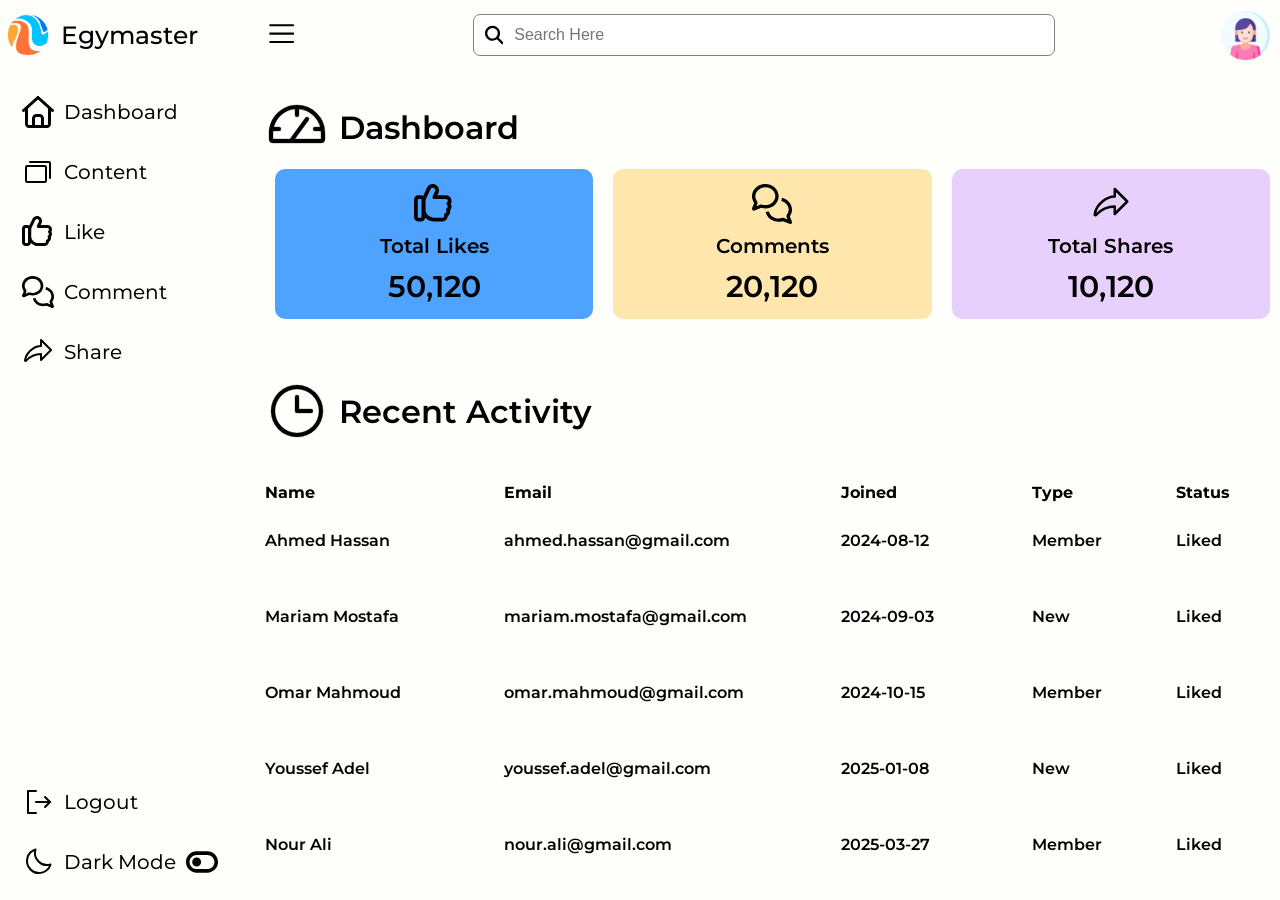
<file: index.html>
<!DOCTYPE html>
<html lang="en">
<head>
    <meta charset="UTF-8">
    <meta name="viewport" content="width=device-width, initial-scale=1.0">
    <title>Egymaster</title>
    <link rel="stylesheet" href="dash.css">
</head>

<body>

    <div class="myLayout">

        <aside class="mySide">

            <a class="myLogo" href="#link">
                <img src="assets/brand.png" alt="">
                <span class="sidebarText">Egymaster</span>
            </a>

            <nav>
                <ul id="main-links">
                    <li>
                        <a href="#link">
                            <svg class="myIcon" xmlns="http://www.w3.org/2000/svg" viewBox="0 0 512 512"> <path fill="currentColor" d="M240 6.1c9.1-8.2 22.9-8.2 32 0l232 208c9.9 8.8 10.7 24 1.8 33.9s-24 10.7-33.9 1.8l-8-7.2 0 205.3c0 35.3-28.7 64-64 64l-288 0c-35.3 0-64-28.7-64-64l0-205.3-8 7.2c-9.9 8.8-25 8-33.9-1.8s-8-25 1.8-33.9L240 6.1zm16 50.1L96 199.7 96 448c0 8.8 7.2 16 16 16l48 0 0-104c0-39.8 32.2-72 72-72l48 0c39.8 0 72 32.2 72 72l0 104 48 0c8.8 0 16-7.2 16-16l0-248.3-160-143.4zM208 464l96 0 0-104c0-13.3-10.7-24-24-24l-48 0c-13.3 0-24 10.7-24 24l0 104z"/></svg>
                            <span class="sidebarText">Dashboard</span>
                        </a>
                    </li>
                    <li>
                        <a href="#link">
                            <svg class="myIcon" xmlns="http://www.w3.org/2000/svg" viewBox="0 0 256 256"> <rect width="256" height="256" fill="none"/><rect x="32" y="80" width="160" height="128" rx="8" fill="none" stroke="currentColor" stroke-linecap="round" stroke-linejoin="round" stroke-width="16"/><path d="M64,48H216a8,8,0,0,1,8,8V176" fill="none" stroke="currentColor" stroke-linecap="round" stroke-linejoin="round" stroke-width="16"/></svg>
                            <span class="sidebarText">Content</span>
                        </a>
                    </li>
                    <li>
                        <a href="#link">
                            <svg class="myIcon" xmlns="http://www.w3.org/2000/svg" viewBox="0 0 512 512"> <path fill="currentColor" d="M171.5 38.8C192.3 4 236.5-10 274 7.6l7.2 3.8C316 32.3 330 76.5 312.4 114l0 0-14.1 30 109.7 0 7.4 .4c36.3 3.7 64.6 34.4 64.6 71.6 0 13.2-3.6 25.4-9.8 36 6.1 10.6 9.7 22.8 9.8 36 0 18.3-6.9 34.8-18 47.5 1.3 5.3 2 10.8 2 16.5 0 25.1-12.9 47-32.2 59.9-1.9 35.5-29.4 64.2-64.4 67.7l-7.4 .4-104.1 0c-18 0-35.9-3.4-52.6-9.9l-7.1-3-.7-.3-6.6-3.2-.7-.3-12.2-6.5c-12.3-6.5-23.3-14.7-32.9-24.1-4.1 26.9-27.3 47.4-55.3 47.4l-32 0c-30.9 0-56-25.1-56-56L0 200c0-30.9 25.1-56 56-56l32 0c10.8 0 20.9 3.1 29.5 8.5l50.1-106.5 .6-1.2 2.7-5 .6-.9zM56 192c-4.4 0-8 3.6-8 8l0 224c0 4.4 3.6 8 8 8l32 0c4.4 0 8-3.6 8-8l0-224c0-4.4-3.6-8-8-8l-32 0zM253.6 51c-14.8-6.9-32.3-1.6-40.7 12l-2.2 4-56.8 120.9c-3.5 7.5-5.5 15.5-6 23.7l-.1 4.2 0 112.9 .2 7.9c2.4 32.7 21.4 62.1 50.7 77.7l11.5 6.1 6.3 3.1c12.4 5.6 25.8 8.5 39.4 8.5l104.1 0 2.4-.1c12.1-1.2 21.6-11.5 21.6-23.9l-.2-2.6c-.1-.9-.2-1.7-.4-2.6-2.7-12.1 4.3-24.2 16-28 9.7-3.1 16.6-12.2 16.6-22.8 0-4.3-1.1-8.2-3.1-11.8-6.3-11.1-2.8-25.2 8-32 6.8-4.3 11.2-11.8 11.2-20.2 0-7.1-3.1-13.5-8.2-18-5.2-4.6-8.2-11.1-8.2-18s3-13.4 8.2-18c5.1-4.5 8.2-10.9 8.2-18l-.1-2.4c-1.1-11.3-10.1-20.3-21.4-21.4l-2.4-.1-147.5 0c-8.2 0-15.8-4.2-20.2-11.1-4.4-6.9-5-15.7-1.5-23.1L269 93.6c7-15 1.4-32.7-12.5-41L253.6 51z"/></svg>
                            <span class="sidebarText">Like</span>
                        </a>
                    </li>
                    <li>
                        <a href="#link">
                            <svg class="myIcon" xmlns="http://www.w3.org/2000/svg" viewBox="0 0 576 512"> <path fill="currentColor" d="M76.2 258.7c6.1-15.2 4-32.6-5.6-45.9-14.5-20.1-22.6-43.7-22.6-68.8 0-66.8 60.5-128 144-128s144 61.2 144 128-60.5 128-144 128c-15.9 0-31.1-2.3-45.3-6.5-10.3-3.1-21.4-2.5-31.4 1.5l-50.4 20.2 11.4-28.5zM0 144c0 35.8 11.6 69.1 31.7 96.8L1.9 315.2c-1.3 3.2-1.9 6.6-1.9 10 0 14.8 12 26.8 26.8 26.8 3.4 0 6.8-.7 10-1.9l96.3-38.5c18.6 5.5 38.4 8.4 58.9 8.4 106 0 192-78.8 192-176S298-32 192-32 0 46.8 0 144zM384 512c20.6 0 40.3-3 58.9-8.4l96.3 38.5c3.2 1.3 6.6 1.9 10 1.9 14.8 0 26.8-12 26.8-26.8 0-3.4-.7-6.8-1.9-10l-29.7-74.4c20-27.8 31.7-61.1 31.7-96.8 0-82.4-61.7-151.5-145-170.7-1.6 16.3-5.1 31.9-10.1 46.9 63.9 14.8 107.2 67.3 107.2 123.9 0 25.1-8.1 48.7-22.6 68.8-9.6 13.3-11.7 30.6-5.6 45.9l11.4 28.5-50.4-20.2c-10-4-21.1-4.5-31.4-1.5-14.2 4.2-29.4 6.5-45.3 6.5-72.2 0-127.1-45.7-140.7-101.2-15.6 3.2-31.7 5-48.1 5.2 16.4 81.9 94.7 144 188.8 144z"/></svg>
                            <span class="sidebarText">Comment</span>
                        </a>
                    </li>
                    <li>
                        <a href="#link">
                            <svg class="myIcon" xmlns="http://www.w3.org/2000/svg" viewBox="0 0 256 256"> <rect width="256" height="256" fill="none"/><path d="M30.93,198.72C47.39,181.19,90.6,144,152,144v48l80-80L152,32V80C99.2,80,31.51,130.45,24,195.54A4,4,0,0,0,30.93,198.72Z" fill="none" stroke="currentColor" stroke-linecap="round" stroke-linejoin="round" stroke-width="16"/></svg>
                            <span class="sidebarText">Share</span>
                        </a>
                    </li>
                </ul>
                            
                <ul id="bottom-links">
                    <li>
                        <a href="#link">
                            <svg class="myIcon" xmlns="http://www.w3.org/2000/svg" viewBox="0 0 256 256"><rect width="256" height="256" fill="none"/><polyline points="112 40 48 40 48 216 112 216" fill="none" stroke="currentColor" stroke-linecap="round" stroke-linejoin="round" stroke-width="16"/><line x1="112" y1="128" x2="224" y2="128" fill="none" stroke="currentColor" stroke-linecap="round" stroke-linejoin="round" stroke-width="16"/><polyline points="184 88 224 128 184 168" fill="none" stroke="currentColor" stroke-linecap="round" stroke-linejoin="round" stroke-width="16"/></svg>
                            <span class="sidebarText">Logout</span>
                        </a>
                    </li>
                    <li>
                        <a id="darkModeAnchor" href="#link">
                            <svg id="darkModeMoon" class="myIcon" xmlns="http://www.w3.org/2000/svg" viewBox="0 0 256 256"><rect width="256" height="256" fill="none"/><path d="M108.11,28.11A96.09,96.09,0,0,0,227.89,147.89,96,96,0,1,1,108.11,28.11Z" fill="none" stroke="currentColor" stroke-linecap="round" stroke-linejoin="round" stroke-width="16"/></svg>
                            <span class="sidebarText">Dark Mode</span>
                            <svg id="darkModeIcon" class="myIcon" xmlns="http://www.w3.org/2000/svg" viewBox="0 0 576 512"> 
                                <g class="state-off"><path d="M384 128c70.7 0 128 57.3 128 128S454.7 384 384 384l-192 0c-70.7 0-128-57.3-128-128s57.3-128 128-128l192 0zM576 256c0-106-86-192-192-192L192 64C86 64 0 150 0 256S86 448 192 448l192 0c106 0 192-86 192-192zM192 336a80 80 0 1 0 0-160 80 80 0 1 0 0 160z"/></g>
                                <g class="state-on" style="display: none;"><path d="M192 64C86 64 0 150 0 256S86 448 192 448l192 0c106 0 192-86 192-192S490 64 384 64L192 64zm192 96a96 96 0 1 1 0 192 96 96 0 1 1 0-192z"/></g>
                            </svg>
                        </a>
                    </li>
                </ul>

            </nav>
        </aside>

        <main>
            <nav class="myNav">
                <button id="listIcon" aria-expanded="false" aria-controls="sidebarText"> 
                    <svg class="myIcon" xmlns="http://www.w3.org/2000/svg" viewBox="0 0 256 256"><rect width="256" height="256" fill="none"/><line x1="40" y1="128" x2="216" y2="128" fill="none" stroke="currentColor" stroke-linecap="round" stroke-linejoin="round" stroke-width="16"/><line x1="40" y1="64" x2="216" y2="64" fill="none" stroke="currentColor" stroke-linecap="round" stroke-linejoin="round" stroke-width="16"/><line x1="40" y1="192" x2="216" y2="192" fill="none" stroke="currentColor" stroke-linecap="round" stroke-linejoin="round" stroke-width="16"/></svg>
                    <!-- list icon -->

                </button>
        
                <form class="searchForm" role="search">
                    <svg class="myIcon" xmlns="http://www.w3.org/2000/svg" viewBox="0 0 512 512"> <path d="M416 208c0 45.9-14.9 88.3-40 122.7L502.6 457.4c12.5 12.5 12.5 32.8 0 45.3s-32.8 12.5-45.3 0L330.7 376C296.3 401.1 253.9 416 208 416 93.1 416 0 322.9 0 208S93.1 0 208 0 416 93.1 416 208zM208 352a144 144 0 1 0 0-288 144 144 0 1 0 0 288z"/></svg>
                    <!-- search icon -->

                    <input class="searchBar" type="search" placeholder="Search Here" aria-label="Search"/>
                </form>
        
                <div id="navProfile">
                    <img src="assets/profile.png" alt="">
                </div>
            </nav>

            <div id="dashboard">
                <div class="header">
                    <svg class="myIcon" xmlns="http://www.w3.org/2000/svg" width="84" height="84" fill="#000000" viewBox="0 0 256 256"><path d="M207.06,72.67A111.24,111.24,0,0,0,128,40h-.4C66.07,40.21,16,91,16,153.13V176a16,16,0,0,0,16,16H224a16,16,0,0,0,16-16V152A111.25,111.25,0,0,0,207.06,72.67ZM224,176H119.71l54.76-75.3a8,8,0,0,0-12.94-9.42L99.92,176H32V153.13c0-3.08.15-6.12.43-9.13H56a8,8,0,0,0,0-16H35.27c10.32-38.86,44-68.24,84.73-71.66V80a8,8,0,0,0,16,0V56.33A96.14,96.14,0,0,1,221,128H200a8,8,0,0,0,0,16h23.67c.21,2.65.33,5.31.33,8Z"></path></svg>
                    <span>Dashboard</span>
                </div>

                <div id="dashCards">
                    <div class="dashCard" id="dc1">
                        <svg class="myIcon" xmlns="http://www.w3.org/2000/svg" viewBox="0 0 512 512"> <path d="M171.5 38.8C192.3 4 236.5-10 274 7.6l7.2 3.8C316 32.3 330 76.5 312.4 114l0 0-14.1 30 109.7 0 7.4 .4c36.3 3.7 64.6 34.4 64.6 71.6 0 13.2-3.6 25.4-9.8 36 6.1 10.6 9.7 22.8 9.8 36 0 18.3-6.9 34.8-18 47.5 1.3 5.3 2 10.8 2 16.5 0 25.1-12.9 47-32.2 59.9-1.9 35.5-29.4 64.2-64.4 67.7l-7.4 .4-104.1 0c-18 0-35.9-3.4-52.6-9.9l-7.1-3-.7-.3-6.6-3.2-.7-.3-12.2-6.5c-12.3-6.5-23.3-14.7-32.9-24.1-4.1 26.9-27.3 47.4-55.3 47.4l-32 0c-30.9 0-56-25.1-56-56L0 200c0-30.9 25.1-56 56-56l32 0c10.8 0 20.9 3.1 29.5 8.5l50.1-106.5 .6-1.2 2.7-5 .6-.9zM56 192c-4.4 0-8 3.6-8 8l0 224c0 4.4 3.6 8 8 8l32 0c4.4 0 8-3.6 8-8l0-224c0-4.4-3.6-8-8-8l-32 0zM253.6 51c-14.8-6.9-32.3-1.6-40.7 12l-2.2 4-56.8 120.9c-3.5 7.5-5.5 15.5-6 23.7l-.1 4.2 0 112.9 .2 7.9c2.4 32.7 21.4 62.1 50.7 77.7l11.5 6.1 6.3 3.1c12.4 5.6 25.8 8.5 39.4 8.5l104.1 0 2.4-.1c12.1-1.2 21.6-11.5 21.6-23.9l-.2-2.6c-.1-.9-.2-1.7-.4-2.6-2.7-12.1 4.3-24.2 16-28 9.7-3.1 16.6-12.2 16.6-22.8 0-4.3-1.1-8.2-3.1-11.8-6.3-11.1-2.8-25.2 8-32 6.8-4.3 11.2-11.8 11.2-20.2 0-7.1-3.1-13.5-8.2-18-5.2-4.6-8.2-11.1-8.2-18s3-13.4 8.2-18c5.1-4.5 8.2-10.9 8.2-18l-.1-2.4c-1.1-11.3-10.1-20.3-21.4-21.4l-2.4-.1-147.5 0c-8.2 0-15.8-4.2-20.2-11.1-4.4-6.9-5-15.7-1.5-23.1L269 93.6c7-15 1.4-32.7-12.5-41L253.6 51z"/> </svg>
                        <span class="dashCardTitle">Total Likes</span>
                        <span class="dashCardNumber">50,120</span>
                    </div>
                    <div class="dashCard" id="dc2">
                        <svg class="myIcon" xmlns="http://www.w3.org/2000/svg" viewBox="0 0 576 512"> <path d="M76.2 258.7c6.1-15.2 4-32.6-5.6-45.9-14.5-20.1-22.6-43.7-22.6-68.8 0-66.8 60.5-128 144-128s144 61.2 144 128-60.5 128-144 128c-15.9 0-31.1-2.3-45.3-6.5-10.3-3.1-21.4-2.5-31.4 1.5l-50.4 20.2 11.4-28.5zM0 144c0 35.8 11.6 69.1 31.7 96.8L1.9 315.2c-1.3 3.2-1.9 6.6-1.9 10 0 14.8 12 26.8 26.8 26.8 3.4 0 6.8-.7 10-1.9l96.3-38.5c18.6 5.5 38.4 8.4 58.9 8.4 106 0 192-78.8 192-176S298-32 192-32 0 46.8 0 144zM384 512c20.6 0 40.3-3 58.9-8.4l96.3 38.5c3.2 1.3 6.6 1.9 10 1.9 14.8 0 26.8-12 26.8-26.8 0-3.4-.7-6.8-1.9-10l-29.7-74.4c20-27.8 31.7-61.1 31.7-96.8 0-82.4-61.7-151.5-145-170.7-1.6 16.3-5.1 31.9-10.1 46.9 63.9 14.8 107.2 67.3 107.2 123.9 0 25.1-8.1 48.7-22.6 68.8-9.6 13.3-11.7 30.6-5.6 45.9l11.4 28.5-50.4-20.2c-10-4-21.1-4.5-31.4-1.5-14.2 4.2-29.4 6.5-45.3 6.5-72.2 0-127.1-45.7-140.7-101.2-15.6 3.2-31.7 5-48.1 5.2 16.4 81.9 94.7 144 188.8 144z"/> </svg>
                        <span class="dashCardTitle">Comments</span>
                        <span class="dashCardNumber">20,120</span>
                    </div>
                    <div class="dashCard" id="dc3">
                        <svg class="myIcon" xmlns="http://www.w3.org/2000/svg" viewBox="0 0 256 256"> <rect width="256" height="256" fill="none"/> <path d="M30.93,198.72C47.39,181.19,90.6,144,152,144v48l80-80L152,32V80C99.2,80,31.51,130.45,24,195.54A4,4,0,0,0,30.93,198.72Z" fill="none" stroke="currentColor" stroke-linecap="round" stroke-linejoin="round" stroke-width="16"/> </svg>
                        <span class="dashCardTitle">Total Shares</span>
                        <span class="dashCardNumber">10,120</span>
                    </div>
                </div>
            </div>

            <div id="recentActivity">
                <div class="header">
                    <svg class="myIcon" xmlns="http://www.w3.org/2000/svg" width="84" height="84" fill="#000000" viewBox="0 0 256 256"><path d="M128,24A104,104,0,1,0,232,128,104.11,104.11,0,0,0,128,24Zm0,192a88,88,0,1,1,88-88A88.1,88.1,0,0,1,128,216Zm64-88a8,8,0,0,1-8,8H128a8,8,0,0,1-8-8V72a8,8,0,0,1,16,0v48h48A8,8,0,0,1,192,128Z"></path></svg>
                    <span>Recent Activity</span>
                </div>

                <div class="tableWrapper">
                    <table class="users">
                        <thead>
                            <tr>
                                <th class="name">Name</th>
                                <th class="email">Email</th>
                                <th class="joined">Joined</th>
                                <th class="type">Type</th>
                                <th class="status">Status</th>
                            </tr>
                        </thead>
                    
                        <tbody>
                            <tr>
                                <td class="name">Ahmed Hassan</td>
                                <td class="email">ahmed.hassan@gmail.com</td>
                                <td class="joined">2024-08-12</td>
                                <td class="type">Member</td>
                                <td class="status">Liked</td>
                            </tr>
                    
                            <tr>
                                <td class="name">Mariam Mostafa</td>
                                <td class="email">mariam.mostafa@gmail.com</td>
                                <td class="joined">2024-09-03</td>
                                <td class="type">New</td>
                                <td class="status">Liked</td>
                            </tr>
                    
                            <tr>
                                <td class="name">Omar Mahmoud</td>
                                <td class="email">omar.mahmoud@gmail.com</td>
                                <td class="joined">2024-10-15</td>
                                <td class="type">Member</td>
                                <td class="status">Liked</td>
                            </tr>
                    
                            <tr>
                                <td class="name">Youssef Adel</td>
                                <td class="email">youssef.adel@gmail.com</td>
                                <td class="joined">2025-01-08</td>
                                <td class="type">New</td>
                                <td class="status">Liked</td>
                            </tr>
                    
                            <tr>
                                <td class="name">Nour Ali</td>
                                <td class="email">nour.ali@gmail.com</td>
                                <td class="joined">2025-03-27</td>
                                <td class="type">Member</td>
                                <td class="status">Liked</td>
                            </tr>
                        </tbody>
                    </table>
                    
                </div>
            </div>
        </main>
        
    </div>




    

    <script src="dash.js"></script>
</body>

</html>
</file>
<file: dash.css>
@font-face {
    font-family: "Montserrat";
    src: url("assets/Montserrat-VariableFont_wght.ttf") format("truetype");
    font-weight: 100 900;
}


:root {
    --nav-height: 70px;
    /* So that the nav has same height as the logo and brandtext */
}


* {
    padding: 0px;
    margin: 0px;
    box-sizing: border-box;
}


body {
    font-family: "Montserrat", sans-serif;
    font-weight: 600;

    background: #FEFEFA;

    /* small load animating */
    animation: pageIn 0.4s ease-out both;
}


body.dark {
    background: #1F1F1E;
    color: #FEFEFA;
}


@keyframes pageIn {
    from {
        opacity: 0;
        transform: translateY(6px);
    }
    to {
        opacity: 1;
        transform: translateY(0);
    }
}


button {
    background-color: transparent;
    border: 0;
    cursor: pointer;
    transition: all 0.3s ease;

}


ul {
    list-style: none;

    li a {
        text-decoration: none;
        color: inherit;
        transition: all 0.3s ease;

    }

}

input::placeholder, input {
    font-size: clamp(0.75rem, 0.636rem + 0.57vw, 1rem)
    /* controls both placeholder and user input font size */
}

body.dark input::placeholder, body.dark input {
    color: #FEFEFA;
}

button:hover,
a:hover {
    background-color: rgba(0, 0, 0, 0.136) !important;
}

body.dark button:hover,
body.dark a:hover {
    background-color: rgba(255, 255, 255, 0.136) !important;
}


.myLayout {
    display: grid;
    grid-template-columns: 250px minmax(0, 1fr);
    gap: 15px;
    /* controls sidebar (left), main layout (right) */
}


.myLayout.collapsed {
    grid-template-columns: 90px minmax(0, 1fr);
}


.myIcon {
    width: 1.2em;
    aspect-ratio: 1;
    /* for all svg icons */
}


.myNav {
    display: flex;
    justify-content: space-between;
    align-items: center;
    /* controls aliging of the 3 top nav items */

    height: var(--nav-height);
    padding-right: 10px;
    margin-bottom: 25px;

    button .myIcon {
        width: 2.5em;
        aspect-ratio: 1;
    }
}


#navProfile {
    margin-left: 10px;
    height: 70%;

    border-radius: 50%;
    object-fit: cover;
    cursor: pointer;

    img {
        height: 100%;
    }

}


body.dark .myIcon {
    fill: #FEFEFA;
    color: #FEFEFA;
    z-index: 2;
}


input {
    height: 100%;
    width: 100%;
    border: 1px solid gray;
    border-radius: 7px;
    
}


body.dark input {
    background-color: #484848;
}


.searchForm {
    position: relative;

    display: flex;
    justify-content: center;

    height: 42px;
    width: 80%;
    max-width: 600px;


    /* to add icon to search form */
    
    .myIcon {
        position: relative;
        left: 30px;
    }

    input {
        padding-left: 40px;
    }

}


.mySide .myLogo {
    display: flex;
    align-items: center;
    /* so that the brand logo and brand text are aligned vertically */

    width: 100%;
    height: var(--nav-height);
    margin-bottom: 22px;

    text-decoration: none;
    font-size: 25px;
    font-weight: 500;
    color: inherit;

    img {
        height: 80%;
        margin-right: 5px;
        
    }

}


.mySide.collapsed a.myLogo {
    justify-content: center;
}

.mySide.collapsed .sidebarText,
.mySide.collapsed #darkModeMoon {
    display: none;
}

.mySide.collapsed #darkModeIcon {
    margin-left: 0;
}


.mySide nav {
    display: flex;
    flex-direction: column;
    justify-content: space-between;
    /* makes space between main links and bottom links */

    height: calc(100dvh - 110px);
}


#main-links,
#bottom-links {
    display: flex;
    flex-direction: column;

    gap: 20px;
    /* betwen each link in main/bottom links */

    a {
        height: 40px;
    }
}


#main-links li a,
#bottom-links li a {
    display: flex;
    align-items: center;
    gap: 10px;
    /* between link icon and text */

    width: 100%;
    padding: 0;
    padding-left: 22px;

    font-size: clamp(1.125rem, 1.068rem + 0.28vw, 1.25rem);
    font-weight: 450;

    .myIcon {
        width: clamp(1.8rem, 1.709rem + 0.45vw, 2rem);
        aspect-ratio: 1;
    }

}

.mySide.collapsed #main-links li a,
.mySide.collapsed #bottom-links li a {
    justify-content: center;
    padding-left: 0;
}


#darkModeIcon {
    /* margin-left: 30px; */
}


.header {
    display: flex;
    align-items: center;
    gap: 5px;
    margin-bottom: 10px;
    font-size: clamp(1.125rem, 0.727rem + 1.99vw, 2rem);

    .myIcon {
        width: 2em;
        height: 100%;
        margin-right: 5px;

        path {
            fill: currentColor;
            stroke: currentColor;
            stroke-width: 1.2;
        }
    }

}


#dashCards {
    display: grid;
    grid-template-columns: repeat(3, minmax(0, 1fr));
    gap: 20px;

    margin: 0 10px 60px;


}


.dashCard {
    display: flex;
    flex-direction: column;
    align-items: center;
    justify-content: center;
    gap: 10px;

    font-size: clamp(0.875rem, 0.705rem + 0.85vw, 1.25rem);
    height: 150px;

    border-radius: 10px;

    .myIcon {
        width: 2em;
    }

    .dashCardTitle {
        font-size: 1em;
        z-index: 2;
    }

    .dashCardNumber {
        font-size: 1.5em;
        z-index: 2;
    }

}


#dc1 {
    position: relative;
    background-color: #4da3ff;
    animation-delay: 0.05s;
}

#dc2 {
    position: relative;
    background-color: #ffe6ac;
    animation-delay: 0.1s;
}

#dc3 {
    position: relative;
    background-color: #e7d1fc;
    animation-delay: 0.15s;
}

body.dark #dc1::after {
    content: "";
    background-color: #000000a0;
    position: absolute;
    inset: 0;
    border-radius: inherit;
}

body.dark #dc2::after {
    content: "";
    background-color: #000000a0;
    position: absolute;
    inset: 0;
    border-radius: inherit;
}

body.dark #dc3::after {
    content: "";
    background-color: #000000a0;
    position: absolute;
    inset: 0;
    border-radius: inherit;
}


.tableWrapper {
    display: block;
    overflow-x: auto;
    padding-right: 50px;
    font-size: clamp(0.75rem, 0.636rem + 0.57vw, 1rem);
}


.users {

    min-width: 700px;
    height: 400px;
    margin-top: 30px;
    border-collapse: collapse;

    th {
        text-align: left;
    }

    .name {
        width: 25%;
    }

    .email {
        width: 35%;
    }

    .joined {
        width: 20%;
    }

    .type {
        width: 15%;
    }

}




@media (max-width : 510px) {

    .myLayout {
        gap: 5px;
    }

    #dashCards {
        grid-template-columns: auto;
    }

}

@media (max-width : 368px) {

    input::placeholder {
        visibility: hidden;
    }

}
</file>
